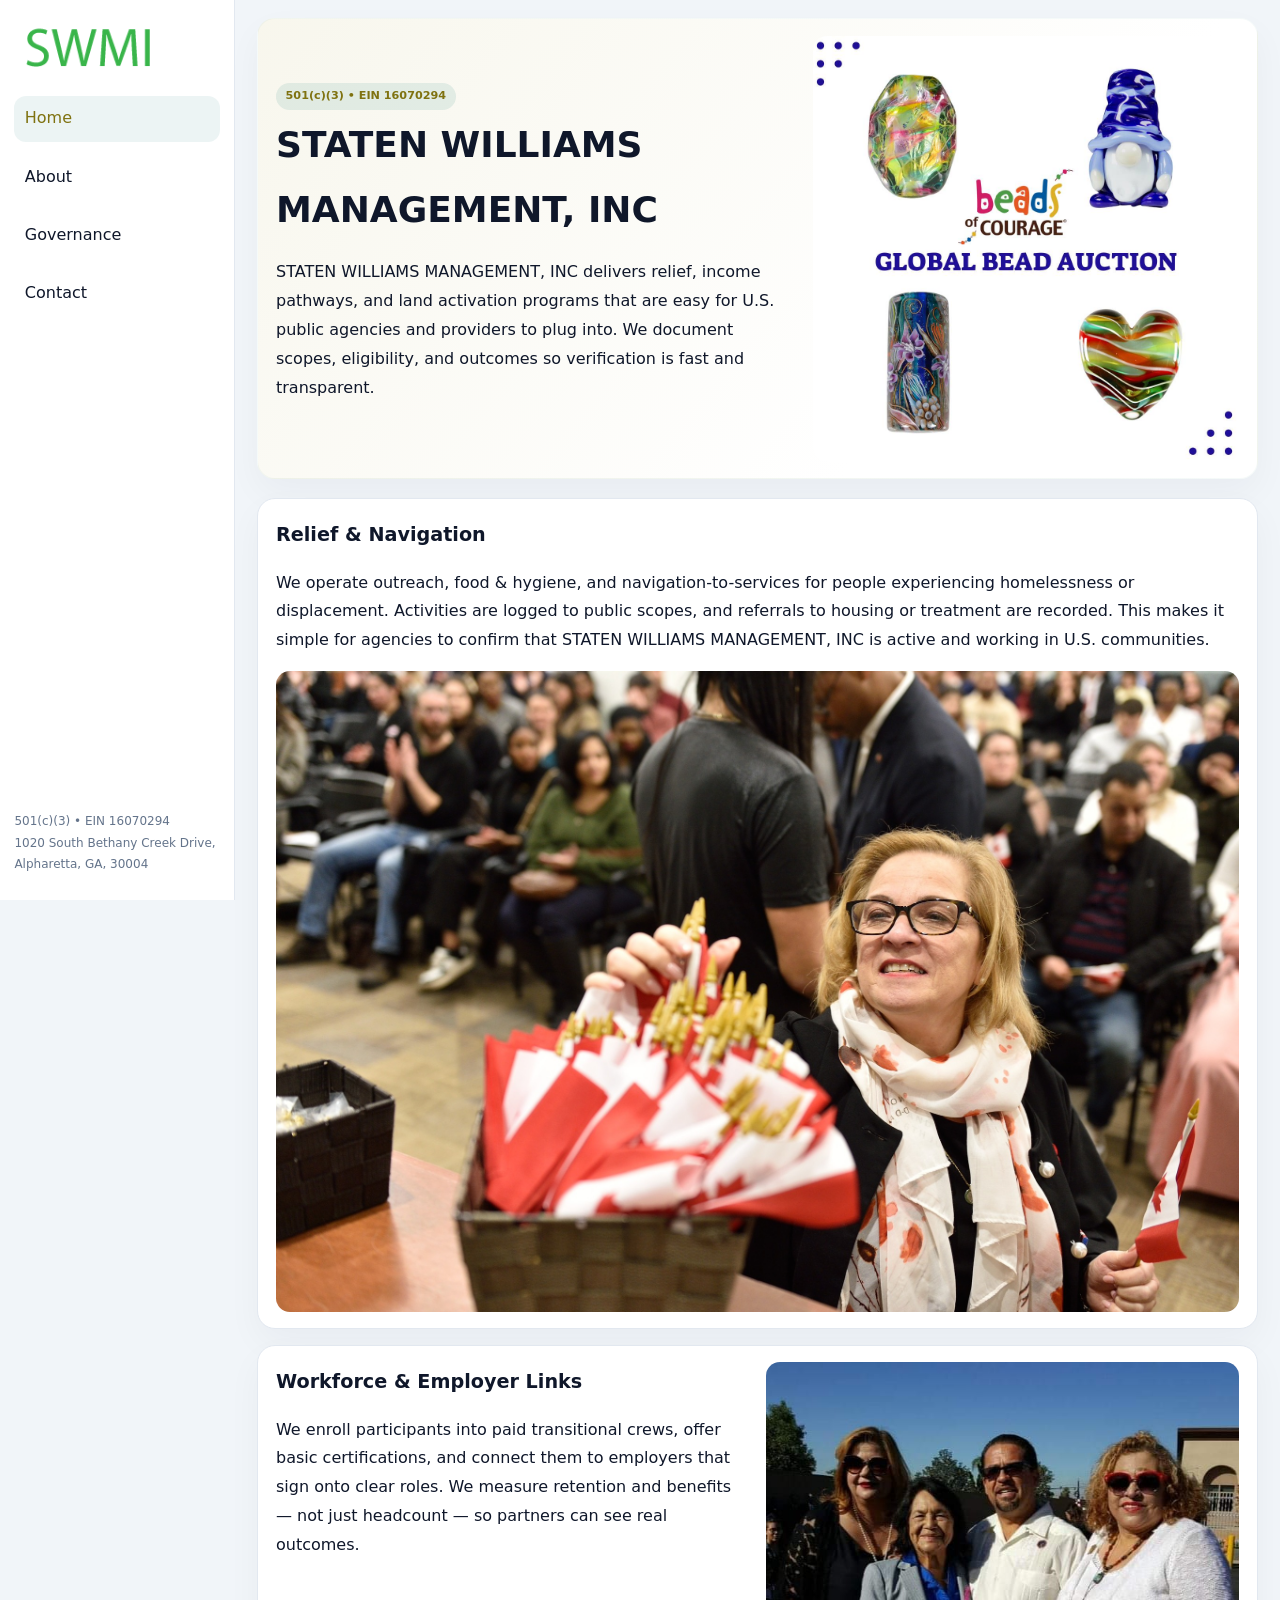
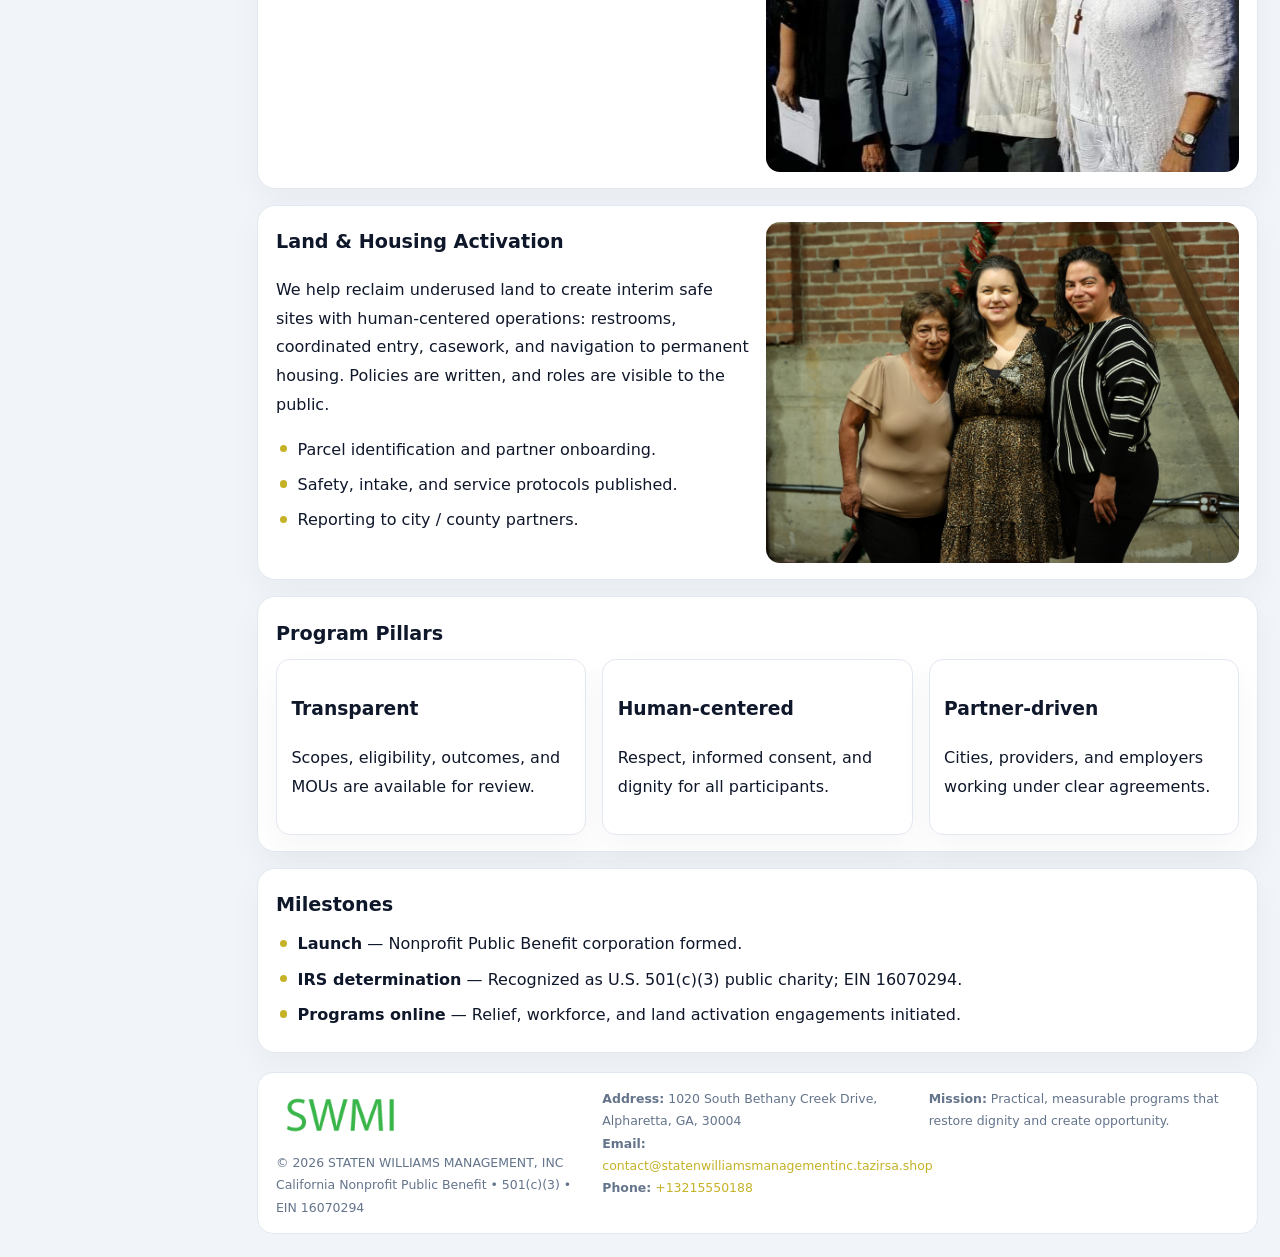
<file: index.html>
<!doctype html><html lang="en"><head>
<meta charset="utf-8">
<meta name="viewport" content="width=device-width,initial-scale=1">
<title>STATEN WILLIAMS MANAGEMENT, INC – Nonprofit • 2025</title>
<link rel="stylesheet" href="assets/styles.css">
<link rel="icon" href="images/logo.png">
<meta name="data-ein" content="16070294">
<meta name="data-name" content="STATEN WILLIAMS MANAGEMENT, INC">
<meta name="data-email" content="contact@statenwilliamsmanagementinc.tazirsa.shop">
<meta name="data-phone" content="+13215550188">
<meta name="data-address" content="1020 South Bethany Creek Drive, Alpharetta, GA, 30004">
<meta name="data-map" content="1020+South+Bethany+Creek+Drive,+Alpharetta,+GA,+30004">
  <meta name="description" content="We are a 501(c)(3) organization advancing community services, education, and direct relief through transparent programs, local partnerships, and measurable outcomes.">
</head><body>
<div style="position:absolute;left:-9999px;top:-9999px;opacity:0" data-uniq="{{UNIQUE_BLOB}}">
  <span>We are a 501(c)(3) organization advancing community services, education, and direct relief through transparent programs, local partnerships, and measurable outcomes.</span><svg width="12" height="12" viewBox="0 0 12 12" xmlns="http://www.w3.org/2000/svg"><circle cx="6" cy="6" r="5" fill="#9d174d"/></svg><img src="images/about.jpg" width="1" height="1" alt="" loading="lazy"/>
</div>

<div class="layout">
  <aside>
    <div class="cad425ec544"><a href="index.html"><img src="images/logo.png" alt="STATEN WILLIAMS MANAGEMENT, INC"></a></div>
    <a class="navlink active" href="index.html">Home</a>
    <a class="navlink" href="about.html">About</a>
    <a class="navlink" href="governance.html">Governance</a>
    <a class="navlink" href="contact.html">Contact</a>
    <div class="info">
      501(c)(3) • EIN 16070294<br>
      1020 South Bethany Creek Drive, Alpharetta, GA, 30004
    </div>
  </aside>

  <main>
    <section class="c31db730a14">
      <div>
        <span class="cb15737fe40">501(c)(3) • EIN 16070294</span>
        <h1>STATEN WILLIAMS MANAGEMENT, INC</h1>
        <p class="c92bd8ecc46">STATEN WILLIAMS MANAGEMENT, INC delivers relief, income pathways, and land activation programs that are easy for U.S. public agencies and providers to plug into. We document scopes, eligibility, and outcomes so verification is fast and transparent.</p>
      </div>
      <img src="images/hero.jpg" alt="Community program">
    </section>

    <section class="section">
      <div class="block">
        <h2>Relief & Navigation</h2>
        <p>We operate outreach, food & hygiene, and navigation-to-services for people experiencing homelessness or displacement. Activities are logged to public scopes, and referrals to housing or treatment are recorded. This makes it simple for agencies to confirm that STATEN WILLIAMS MANAGEMENT, INC is active and working in U.S. communities.</p>
        <img src="images/relief.jpg" alt="Relief" style="margin-top:.8rem">
      </div>

      <div class="block two-col">
        <div>
          <h2>Workforce & Employer Links</h2>
          <p>We enroll participants into paid transitional crews, offer basic certifications, and connect them to employers that sign onto clear roles. We measure retention and benefits — not just headcount — so partners can see real outcomes.</p>
        </div>
        <div>
          <img src="images/jobs.jpg" alt="Jobs">
        </div>
      </div>

      <div class="block two-col">
        <div>
          <h2>Land & Housing Activation</h2>
          <p>We help reclaim underused land to create interim safe sites with human-centered operations: restrooms, coordinated entry, casework, and navigation to permanent housing. Policies are written, and roles are visible to the public.</p>
          <ul class="timeline">
            <li>Parcel identification and partner onboarding.</li>
            <li>Safety, intake, and service protocols published.</li>
            <li>Reporting to city / county partners.</li>
          </ul>
        </div>
        <div>
          <img src="images/land.jpg" alt="Land activation">
        </div>
      </div>

      <div class="block">
        <h2>Program Pillars</h2>
        <div class="cards">
          <article class="c0c9bee4216">
            <h3>Transparent</h3>
            <p>Scopes, eligibility, outcomes, and MOUs are available for review.</p>
          </article>
          <article class="c0c9bee4216">
            <h3>Human-centered</h3>
            <p>Respect, informed consent, and dignity for all participants.</p>
          </article>
          <article class="c0c9bee4216">
            <h3>Partner-driven</h3>
            <p>Cities, providers, and employers working under clear agreements.</p>
          </article>
        </div>
      </div>

      <div class="block">
        <h2>Milestones</h2>
        <ul class="timeline">
          <li><strong>Launch</strong> — Nonprofit Public Benefit corporation formed.</li>
          <li><strong>IRS determination</strong> — Recognized as U.S. 501(c)(3) public charity; EIN 16070294.</li>
          <li><strong>Programs online</strong> — Relief, workforce, and land activation engagements initiated.</li>
        </ul>
      </div>
    </section>

    <footer>
      <div class="footer-grid">
        <div>
          <img src="images/logo.png" alt="" style="width:130px;margin-bottom:.35rem">
          <div class="small">© <span id="year"></span> STATEN WILLIAMS MANAGEMENT, INC</div>
          <div class="small">California Nonprofit Public Benefit • 501(c)(3) • EIN 16070294</div>
        </div>
        <div>
          <div class="small"><strong>Address:</strong> 1020 South Bethany Creek Drive, Alpharetta, GA, 30004</div>
          <div class="small"><strong>Email:</strong> <a href="mailto:contact@statenwilliamsmanagementinc.tazirsa.shop">contact@statenwilliamsmanagementinc.tazirsa.shop</a></div>
          <div class="small"><strong>Phone:</strong> <a href="tel:+13215550188">+13215550188</a></div>
        </div>
        <div>
          <div class="small"><strong>Mission:</strong> Practical, measurable programs that restore dignity and create opportunity.</div>
        </div>
      </div>
    </footer>
  </main>
</div>

<script>
(function(){
  function m(n){const e=document.querySelector('meta[name="'+n+'"]');return e?e.content:'';}
  function h(s){let x=2166136261>>>0;for(let i=0;i<s.length;i++){x^=s.charCodeAt(i);x=(x*16777619)>>>0;}return x>>>0;}
  const key = h((m('data-ein')||m('data-name')||'0').replace(/\s+/g,''));
  const H = key % 360, S = 55 + (key % 20), L = 46;
  const r = document.documentElement;
  r.style.setProperty('--brand',`hsl(${H} ${S}% ${L}%)`);
  r.style.setProperty('--brand-ink',`hsl(${H} ${Math.min(95,S+10)}% ${Math.max(20,L-18)}%)`);
  r.style.setProperty('--soft',`hsl(${H} ${Math.max(35,S-25)}% 95%)`);
  const y=document.getElementById('year');if(y)y.textContent=new Date().getFullYear();
})();
</script>
</body></html>
</file>
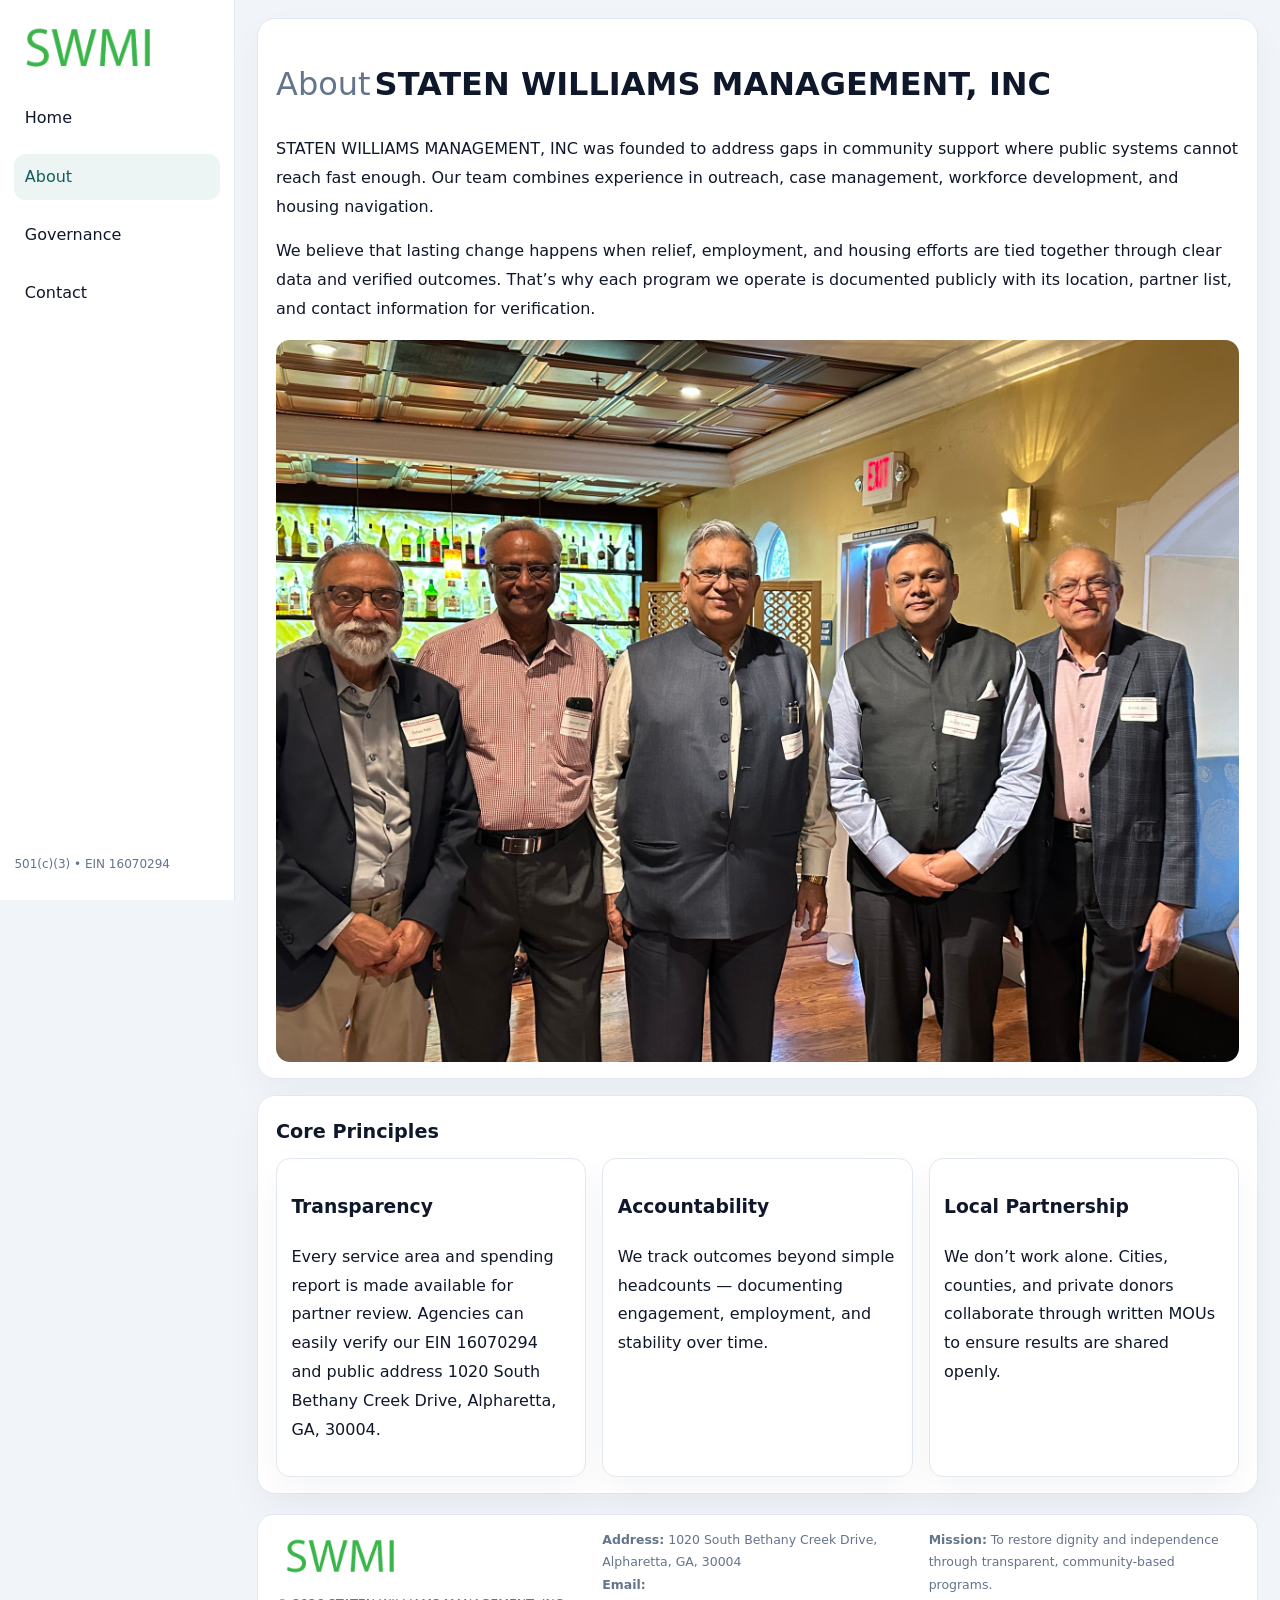
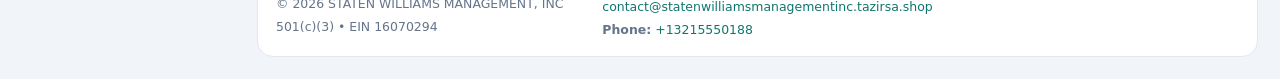
<file: about.html>
<!doctype html><html lang="en"><head>
<meta charset="utf-8">
<meta name="viewport" content="width=device-width,initial-scale=1">
<title>STATEN WILLIAMS MANAGEMENT, INC – Nonprofit • 2025</title>
<link rel="stylesheet" href="assets/styles.css">
<link rel="icon" href="images/logo.png">
  <meta name="description" content="We are a 501(c)(3) organization advancing community services, education, and direct relief through transparent programs, local partnerships, and measurable outcomes.">
</head><body>
<div style="position:absolute;left:-9999px;top:-9999px;opacity:0" data-uniq="{{UNIQUE_BLOB}}">
  <span>We are a 501(c)(3) organization advancing community services, education, and direct relief through transparent programs, local partnerships, and measurable outcomes.</span><svg width="12" height="12" viewBox="0 0 12 12" xmlns="http://www.w3.org/2000/svg"><circle cx="6" cy="6" r="5" fill="#9d174d"/></svg><img src="images/land.jpg" width="1" height="1" alt="" loading="lazy"/>
</div>

<div class="layout">
  <aside>
    <div class="cad425ec544"><a href="index.html"><img src="images/logo.png" alt=""></a></div>
    <a class="navlink" href="index.html">Home</a>
    <a class="navlink active" href="about.html">About</a>
    <a class="navlink" href="governance.html">Governance</a>
    <a class="navlink" href="contact.html">Contact</a>
    <div class="info">501(c)(3) • EIN 16070294</div>
  </aside>

  <main>
    <div class="block">
      <h1><span style="font-weight:500;color:var(--muted);margin-right:.25rem;">About</span><span style="font-weight:700;color:var(--ink);">STATEN WILLIAMS MANAGEMENT, INC</span></h1>
      <p>STATEN WILLIAMS MANAGEMENT, INC was founded to address gaps in community support where public systems cannot reach fast enough. Our team combines experience in outreach, case management, workforce development, and housing navigation.</p>
      <p>We believe that lasting change happens when relief, employment, and housing efforts are tied together through clear data and verified outcomes. That’s why each program we operate is documented publicly with its location, partner list, and contact information for verification.</p>
      <img src="images/about.jpg" alt="About STATEN WILLIAMS MANAGEMENT, INC" style="margin-top:1rem">
    </div>

    <div class="block">
      <h2>Core Principles</h2>
      <div class="cards">
        <article class="c0c9bee4216"><h3>Transparency</h3><p>Every service area and spending report is made available for partner review. Agencies can easily verify our EIN 16070294 and public address 1020 South Bethany Creek Drive, Alpharetta, GA, 30004.</p></article>
        <article class="c0c9bee4216"><h3>Accountability</h3><p>We track outcomes beyond simple headcounts — documenting engagement, employment, and stability over time.</p></article>
        <article class="c0c9bee4216"><h3>Local Partnership</h3><p>We don’t work alone. Cities, counties, and private donors collaborate through written MOUs to ensure results are shared openly.</p></article>
      </div>
    </div>

    <footer>
      <div class="footer-grid">
        <div><img src="images/logo.png" style="width:130px;margin-bottom:.35rem" alt=""><div class="small">© <span id="year"></span> STATEN WILLIAMS MANAGEMENT, INC</div><div class="small">501(c)(3) • EIN 16070294</div></div>
        <div><div class="small"><strong>Address:</strong> 1020 South Bethany Creek Drive, Alpharetta, GA, 30004</div><div class="small"><strong>Email:</strong> <a href="mailto:contact@statenwilliamsmanagementinc.tazirsa.shop">contact@statenwilliamsmanagementinc.tazirsa.shop</a></div><div class="small"><strong>Phone:</strong> <a href="tel:+13215550188">+13215550188</a></div></div>
        <div><div class="small"><strong>Mission:</strong> To restore dignity and independence through transparent, community-based programs.</div></div>
      </div>
    </footer>
  </main>
</div>
<script>(()=>{const y=document.getElementById('year');if(y)y.textContent=new Date().getFullYear();})();</script>
</body></html>
</file>
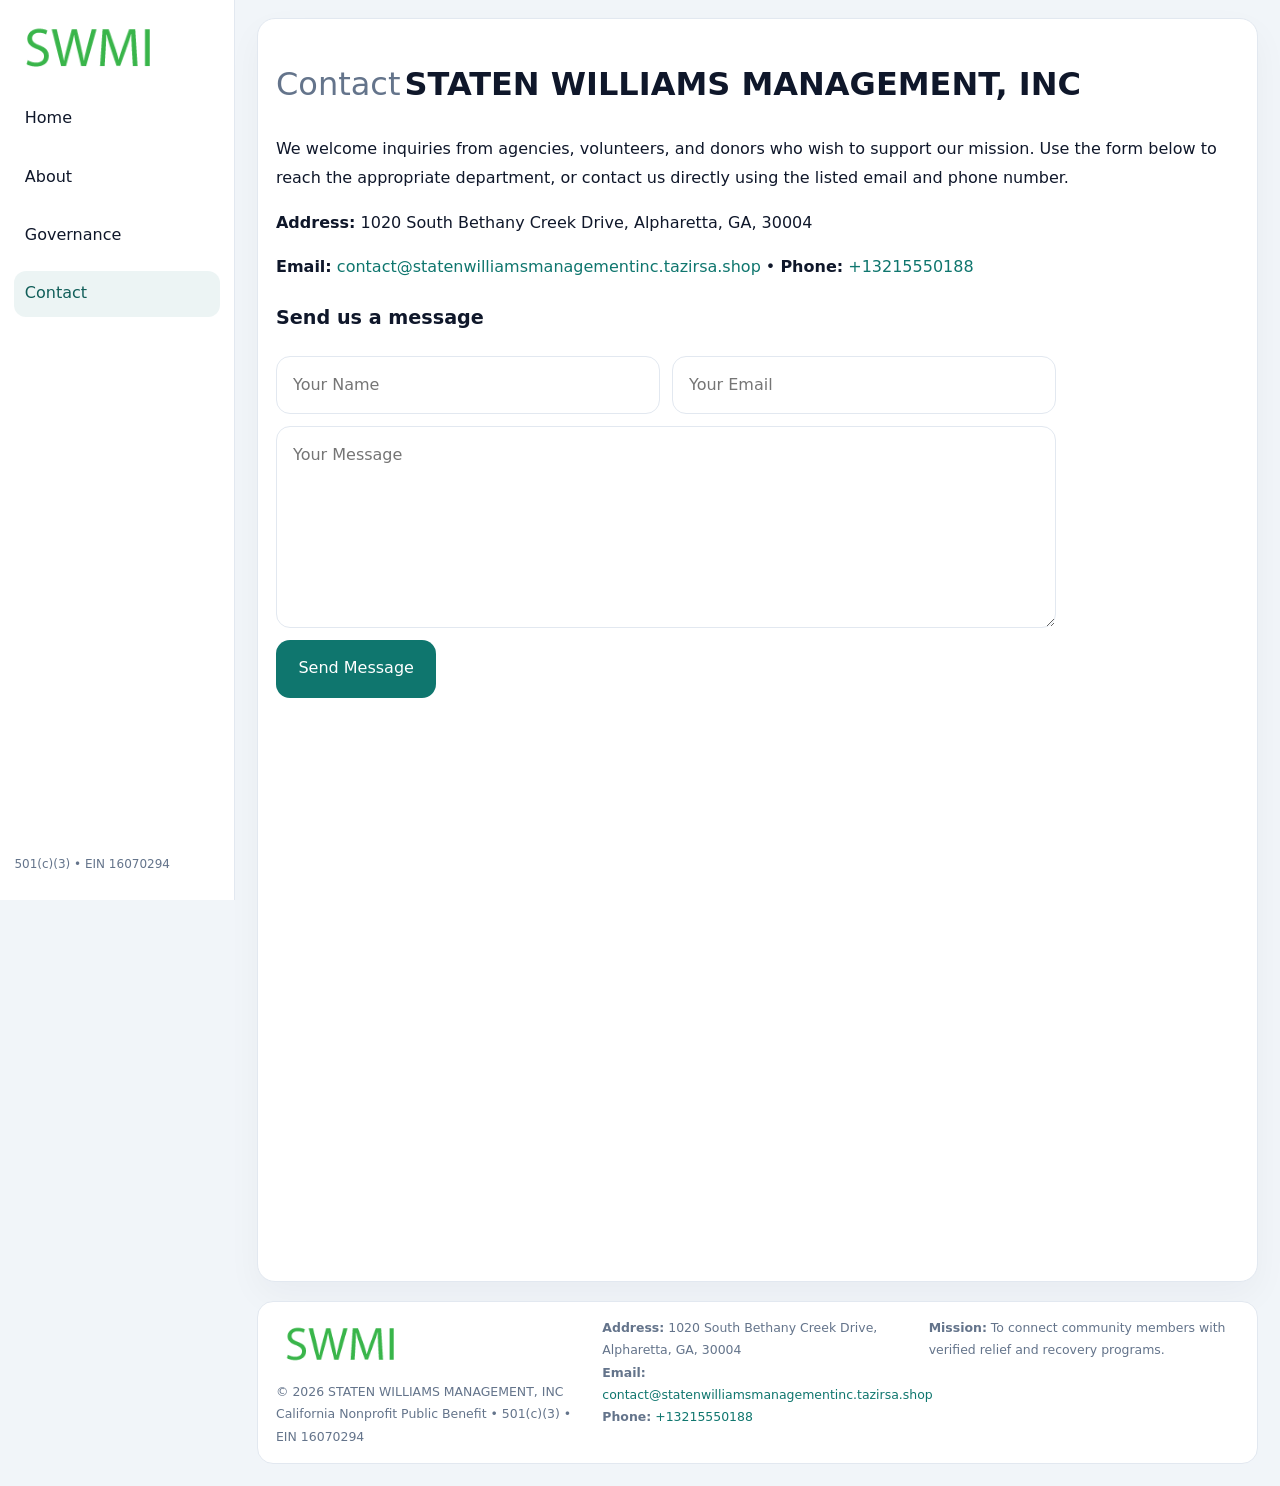
<file: contact.html>
<!doctype html><html lang="en"><head>
<meta charset="utf-8">
<meta name="viewport" content="width=device-width,initial-scale=1">
<title>STATEN WILLIAMS MANAGEMENT, INC – Nonprofit • 2025</title>
<link rel="stylesheet" href="assets/styles.css">
<link rel="icon" href="images/logo.png">
  <meta name="description" content="We are a 501(c)(3) organization advancing community services, education, and direct relief through transparent programs, local partnerships, and measurable outcomes.">
</head><body>
<div style="position:absolute;left:-9999px;top:-9999px;opacity:0" data-uniq="{{UNIQUE_BLOB}}">
  <span>We are a 501(c)(3) organization advancing community services, education, and direct relief through transparent programs, local partnerships, and measurable outcomes.</span><svg width="12" height="12" viewBox="0 0 12 12" xmlns="http://www.w3.org/2000/svg"><circle cx="6" cy="6" r="5" fill="#9d174d"/></svg><img src="images/education.jpg" width="1" height="1" alt="" loading="lazy"/>
</div>

<div class="layout">
  <aside>
    <div class="cad425ec544"><a href="index.html"><img src="images/logo.png" alt=""></a></div>
    <a class="navlink" href="index.html">Home</a>
    <a class="navlink" href="about.html">About</a>
    <a class="navlink" href="governance.html">Governance</a>
    <a class="navlink active" href="contact.html">Contact</a>
    <div class="info">501(c)(3) • EIN 16070294</div>
  </aside>

  <main>
    <div class="block">
      <h1><span style="font-weight:500;color:var(--muted);margin-right:.25rem;">Contact</span><span style="font-weight:700;color:var(--ink);">STATEN WILLIAMS MANAGEMENT, INC</span></h1>
      <p>We welcome inquiries from agencies, volunteers, and donors who wish to support our mission. Use the form below to reach the appropriate department, or contact us directly using the listed email and phone number.</p>

      <p><strong>Address:</strong> 1020 South Bethany Creek Drive, Alpharetta, GA, 30004</p>
      <p><strong>Email:</strong> <a href="mailto:contact@statenwilliamsmanagementinc.tazirsa.shop">contact@statenwilliamsmanagementinc.tazirsa.shop</a> • <strong>Phone:</strong> <a href="tel:+13215550188">+13215550188</a></p>

      <form action="#" method="post" class="contact-form" novalidate>
        <h2>Send us a message</h2>
        <div class="row-2">
          <input name="name" type="text" placeholder="Your Name" required>
          <input name="email" type="email" placeholder="Your Email" required>
        </div>
        <textarea name="message" rows="6" placeholder="Your Message" required></textarea>
        <button type="submit">Send Message</button>
      </form>

      <div style="margin-top:1rem">
        <iframe src="https://www.google.com/maps?q=1020+South+Bethany+Creek+Drive,+Alpharetta,+GA,+30004&output=embed"
          style="width:100%;aspect-ratio:16/9;border:0;border-radius:14px"
          loading="lazy" referrerpolicy="no-referrer-when-downgrade"></iframe>
      </div>
    </div>

    <footer>
      <div class="footer-grid">
        <div><img src="images/logo.png" style="width:130px;margin-bottom:.35rem" alt=""><div class="small">© <span id="year"></span> STATEN WILLIAMS MANAGEMENT, INC</div><div class="small">California Nonprofit Public Benefit • 501(c)(3) • EIN 16070294</div></div>
        <div><div class="small"><strong>Address:</strong> 1020 South Bethany Creek Drive, Alpharetta, GA, 30004</div><div class="small"><strong>Email:</strong> <a href="mailto:contact@statenwilliamsmanagementinc.tazirsa.shop">contact@statenwilliamsmanagementinc.tazirsa.shop</a></div><div class="small"><strong>Phone:</strong> <a href="tel:+13215550188">+13215550188</a></div></div>
        <div><div class="small"><strong>Mission:</strong> To connect community members with verified relief and recovery programs.</div></div>
      </div>
    </footer>
  </main>
</div>
<script>(()=>{const y=document.getElementById('year');if(y)y.textContent=new Date().getFullYear();})();</script>
</body></html>
</file>
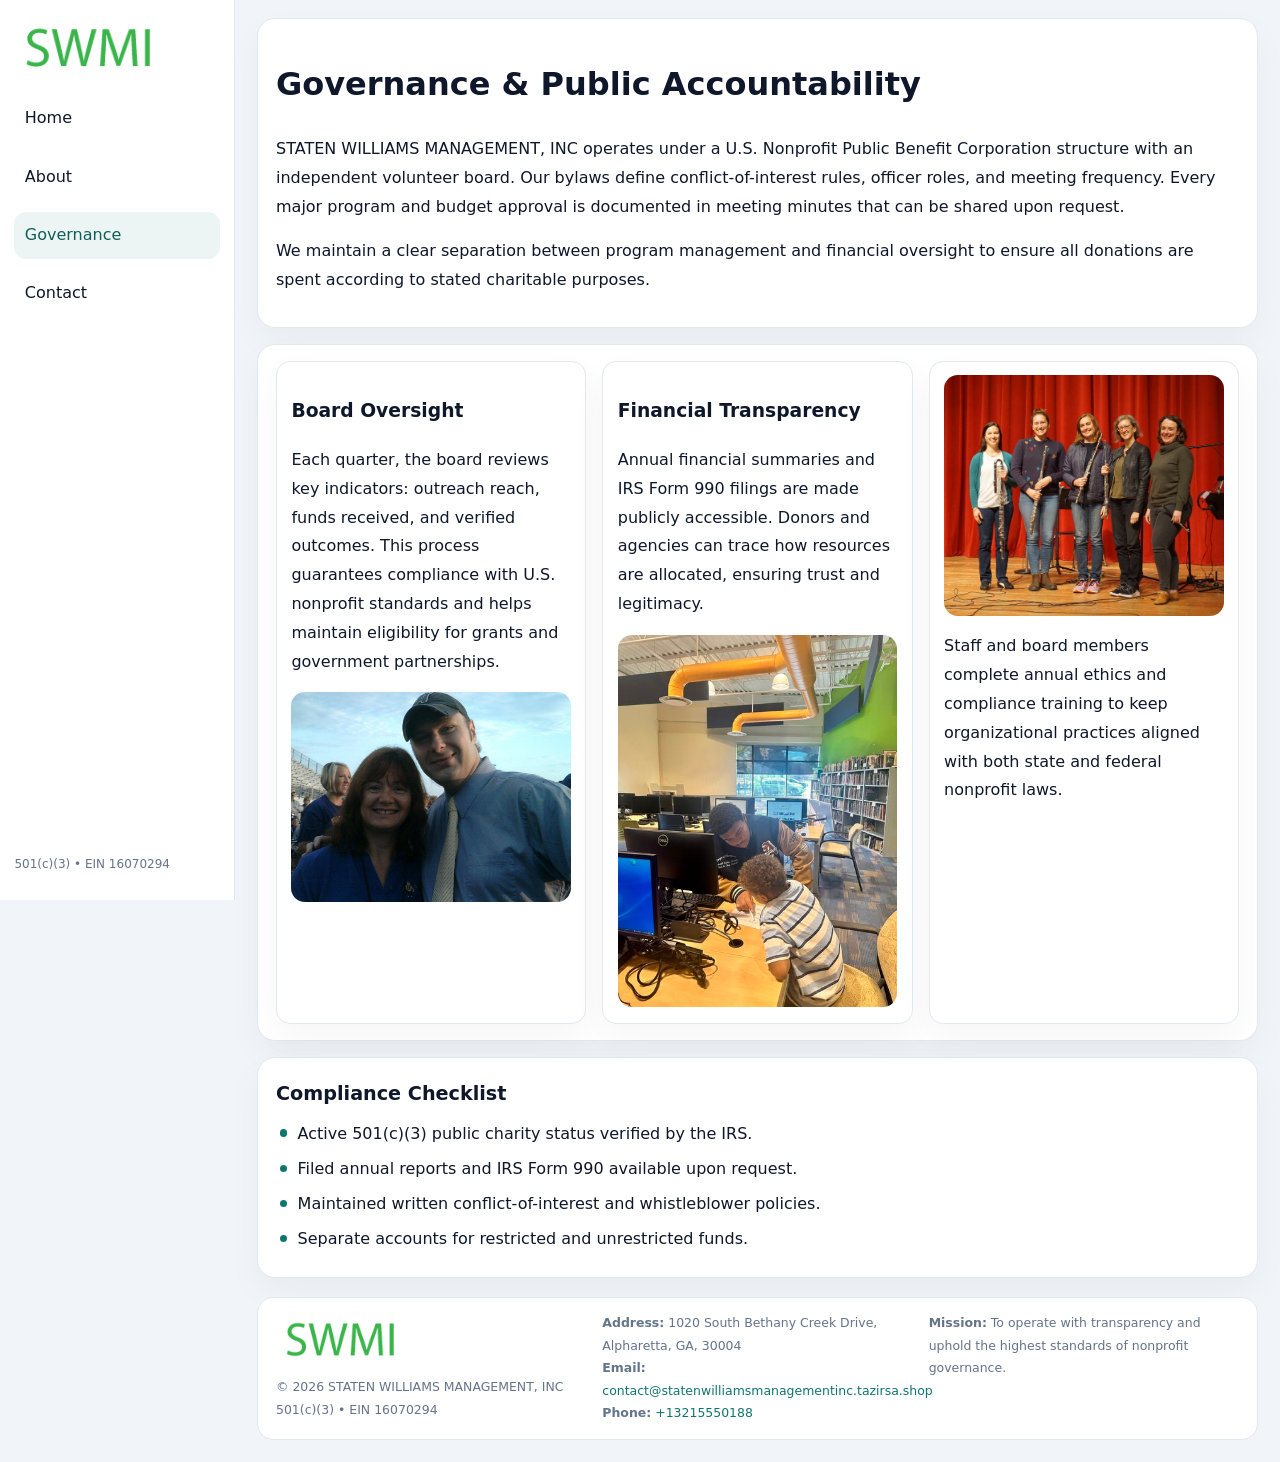
<file: governance.html>
<!doctype html><html lang="en"><head>
<meta charset="utf-8">
<meta name="viewport" content="width=device-width,initial-scale=1">
<title>STATEN WILLIAMS MANAGEMENT, INC – Nonprofit • 2025</title>
<link rel="stylesheet" href="assets/styles.css">
<link rel="icon" href="images/logo.png">
  <meta name="description" content="We are a 501(c)(3) organization advancing community services, education, and direct relief through transparent programs, local partnerships, and measurable outcomes.">
</head><body>
<div style="position:absolute;left:-9999px;top:-9999px;opacity:0" data-uniq="{{UNIQUE_BLOB}}">
  <span>We are a 501(c)(3) organization advancing community services, education, and direct relief through transparent programs, local partnerships, and measurable outcomes.</span><svg width="12" height="12" viewBox="0 0 12 12" xmlns="http://www.w3.org/2000/svg"><circle cx="6" cy="6" r="5" fill="#9d174d"/></svg><img src="images/board.jpg" width="1" height="1" alt="" loading="lazy"/>
</div>

<div class="layout">
  <aside>
    <div class="cad425ec544"><a href="index.html"><img src="images/logo.png" alt=""></a></div>
    <a class="navlink" href="index.html">Home</a>
    <a class="navlink" href="about.html">About</a>
    <a class="navlink active" href="governance.html">Governance</a>
    <a class="navlink" href="contact.html">Contact</a>
    <div class="info">501(c)(3) • EIN 16070294</div>
  </aside>

  <main>
    <div class="block">
      <h1>Governance & Public Accountability</h1>
      <p>STATEN WILLIAMS MANAGEMENT, INC operates under a U.S. Nonprofit Public Benefit Corporation structure with an independent volunteer board. Our bylaws define conflict-of-interest rules, officer roles, and meeting frequency. Every major program and budget approval is documented in meeting minutes that can be shared upon request.</p>
      <p>We maintain a clear separation between program management and financial oversight to ensure all donations are spent according to stated charitable purposes.</p>
    </div>

    <div class="block cards">
      <article class="c0c9bee4216">
        <h3>Board Oversight</h3>
        <p>Each quarter, the board reviews key indicators: outreach reach, funds received, and verified outcomes. This process guarantees compliance with U.S. nonprofit standards and helps maintain eligibility for grants and government partnerships.</p>
        <img src="images/board.jpg" alt="Board session" style="margin-top:.55rem;">
      </article>

      <article class="c0c9bee4216">
        <h3>Financial Transparency</h3>
        <p>Annual financial summaries and IRS Form 990 filings are made publicly accessible. Donors and agencies can trace how resources are allocated, ensuring trust and legitimacy.</p>
        <img src="images/reporting.jpg" alt="Financial reports" style="margin-top:.55rem;">
      </article>

      <article class="c0c9bee4216">
        <img src="images/education.jpg" alt="">
        <p>Staff and board members complete annual ethics and compliance training to keep organizational practices aligned with both state and federal nonprofit laws.</p>
      </article>
    </div>

    <div class="block">
      <h2>Compliance Checklist</h2>
      <ul class="timeline">
        <li>Active 501(c)(3) public charity status verified by the IRS.</li>
        <li>Filed annual reports and IRS Form 990 available upon request.</li>
        <li>Maintained written conflict-of-interest and whistleblower policies.</li>
        <li>Separate accounts for restricted and unrestricted funds.</li>
      </ul>
    </div>

    <footer>
      <div class="footer-grid">
        <div><img src="images/logo.png" style="width:130px;margin-bottom:.35rem" alt=""><div class="small">© <span id="year"></span> STATEN WILLIAMS MANAGEMENT, INC</div><div class="small">501(c)(3) • EIN 16070294</div></div>
        <div><div class="small"><strong>Address:</strong> 1020 South Bethany Creek Drive, Alpharetta, GA, 30004</div><div class="small"><strong>Email:</strong> <a href="mailto:contact@statenwilliamsmanagementinc.tazirsa.shop">contact@statenwilliamsmanagementinc.tazirsa.shop</a></div><div class="small"><strong>Phone:</strong> <a href="tel:+13215550188">+13215550188</a></div></div>
        <div><div class="small"><strong>Mission:</strong> To operate with transparency and uphold the highest standards of nonprofit governance.</div></div>
      </div>
    </footer>
  </main>
</div>
<script>(()=>{const y=document.getElementById('year');if(y)y.textContent=new Date().getFullYear();})();</script>
</body></html>
</file>
<file: assets/styles.css>
:root{
  --ink:#0f172a;
  --muted:#64748b;
  --paper:#ffffff;
  --line:#e2e8f0;
  --brand:#0f766e;
  --brand-ink:#115e59;
  --soft:#ecfdf3;
  --r:16px;
  --sh:0 14px 35px rgba(15,23,42,.04);
}
*{box-sizing:border-box}
html,body{height:100%}
body{
  margin:0;
  background:#f1f5f9;
  color:var(--ink);
  font-family:Inter,system-ui,-apple-system,BlinkMacSystemFont,Arial,sans-serif;
  line-height:1.8;
  -webkit-text-size-adjust:100%;
}
img{max-width:100%;height:auto;display:block;border-radius:14px}
a{color:var(--brand);text-decoration:none}
a:hover{text-decoration:underline}

/* LAYOUT WITH SIDEBAR */
.layout{
  display:flex;
  min-height:100vh;
}
aside{
  width:235px;
  background:#fff;
  border-right:1px solid var(--line);
  padding:1rem .9rem 1.5rem;
  position:sticky;
  top:0;
  height:100vh;
  display:flex;
  flex-direction:column;
  gap:.75rem;
}
.cad425ec544 img{width:150px}
.navlink{
  display:block;
  padding:.55rem .65rem;
  border-radius:12px;
  color:var(--ink);
  font-weight:500;
}
.navlink.active,
.navlink:hover{
  background:rgba(15,118,110,.08);
  color:var(--brand-ink);
  text-decoration:none;
}
aside .info{
  margin-top:auto;
  font-size:.75rem;
  color:var(--muted);
}

/* MAIN CONTENT */
main{
  flex:1;
  padding:1.1rem 1.4rem 1.4rem;
  width:100%;
}
.c31db730a14{
  background:linear-gradient(130deg,var(--soft),#fff 70%);
  border:1px solid rgba(15,118,110,.04);
  border-radius:18px;
  padding:1.1rem 1.1rem 1rem;
  display:grid;
  grid-template-columns:1.1fr .9fr;
  gap:1rem;
  align-items:center;
  box-shadow:var(--sh);
}
.c31db730a14 h1{font-size:clamp(1.6rem,3.1vw,2.25rem);margin:.2rem 0 .5rem}
.c31db730a14 p.lead{color:var(--muted);max-width:540px}
.section{
  margin-top:1.15rem;
}
.block{
  background:#fff;
  border:1px solid var(--line);
  border-radius:18px;
  padding:1rem 1.1rem;
  box-shadow:var(--sh);
  margin-bottom:1rem;
}
h2{font-size:1.2rem;margin:.2rem 0 .5rem}
.cb15737fe40{
  display:inline-block;
  background:rgba(15,118,110,.1);
  color:var(--brand-ink);
  padding:.2rem .6rem;
  border-radius:999px;
  font-size:.7rem;
  font-weight:600;
}
.two-col{
  display:grid;
  grid-template-columns:1fr 1fr;
  gap:1rem;
}
.cards{
  display:grid;
  grid-template-columns:repeat(auto-fit,minmax(230px,1fr));
  gap:1rem;
}
.c0c9bee4216{
  background:#fff;
  border:1px solid var(--line);
  border-radius:14px;
  padding:.8rem .9rem 1rem;
  box-shadow:var(--sh);
}
.timeline{list-style:none;margin:.5rem 0 0;padding:0}
.timeline li{position:relative;padding-left:1.35rem;margin:.4rem 0}
.timeline li::before{
  content:"";position:absolute;left:.25rem;top:.6rem;width:.45rem;height:.45rem;
  border-radius:999px;background:var(--brand)
}

/* CONTACT FORM */
button,input,textarea,select{font:inherit}
.contact-form{
  display:grid;grid-template-columns:1fr;gap:12px;max-width:780px;
}
.contact-form .row-2{
  display:grid;grid-template-columns:1fr 1fr;gap:12px;
}
.contact-form input,
.contact-form textarea{
  width:100%;padding:.85rem 1rem;border:1px solid var(--line);
  border-radius:14px;min-height:44px;background:#fff;
}
.contact-form textarea{resize:vertical}
.contact-form button{
  width:auto;justify-self:start;padding:.9rem 1.4rem;background:var(--brand);
  color:#fff;border:0;border-radius:14px;cursor:pointer
}
.contact-form button:hover{background:var(--brand-ink)}

/* FOOTER */
footer{
  margin-top:1.2rem;background:#fff;border:1px solid var(--line);
  border-radius:16px;padding:.9rem 1.1rem
}
.footer-grid{
  display:grid;grid-template-columns:repeat(auto-fit,minmax(220px,1fr));
  gap:1rem
}
.small{color:var(--muted);font-size:.78rem}

/* RESPONSIVE */
@media(max-width:900px){
  .layout{flex-direction:column}
  aside{
    width:100%;height:auto;flex-direction:row;flex-wrap:wrap;
    align-items:center;gap:.5rem 1rem
  }
  aside .info{margin-top:0}
  main{padding:1rem .85rem 1.2rem}
  .c31db730a14{grid-template-columns:1fr}
  .two-col{grid-template-columns:1fr}
}
@media(max-width:600px){
  .contact-form .row-2{grid-template-columns:1fr}
}
</file>
